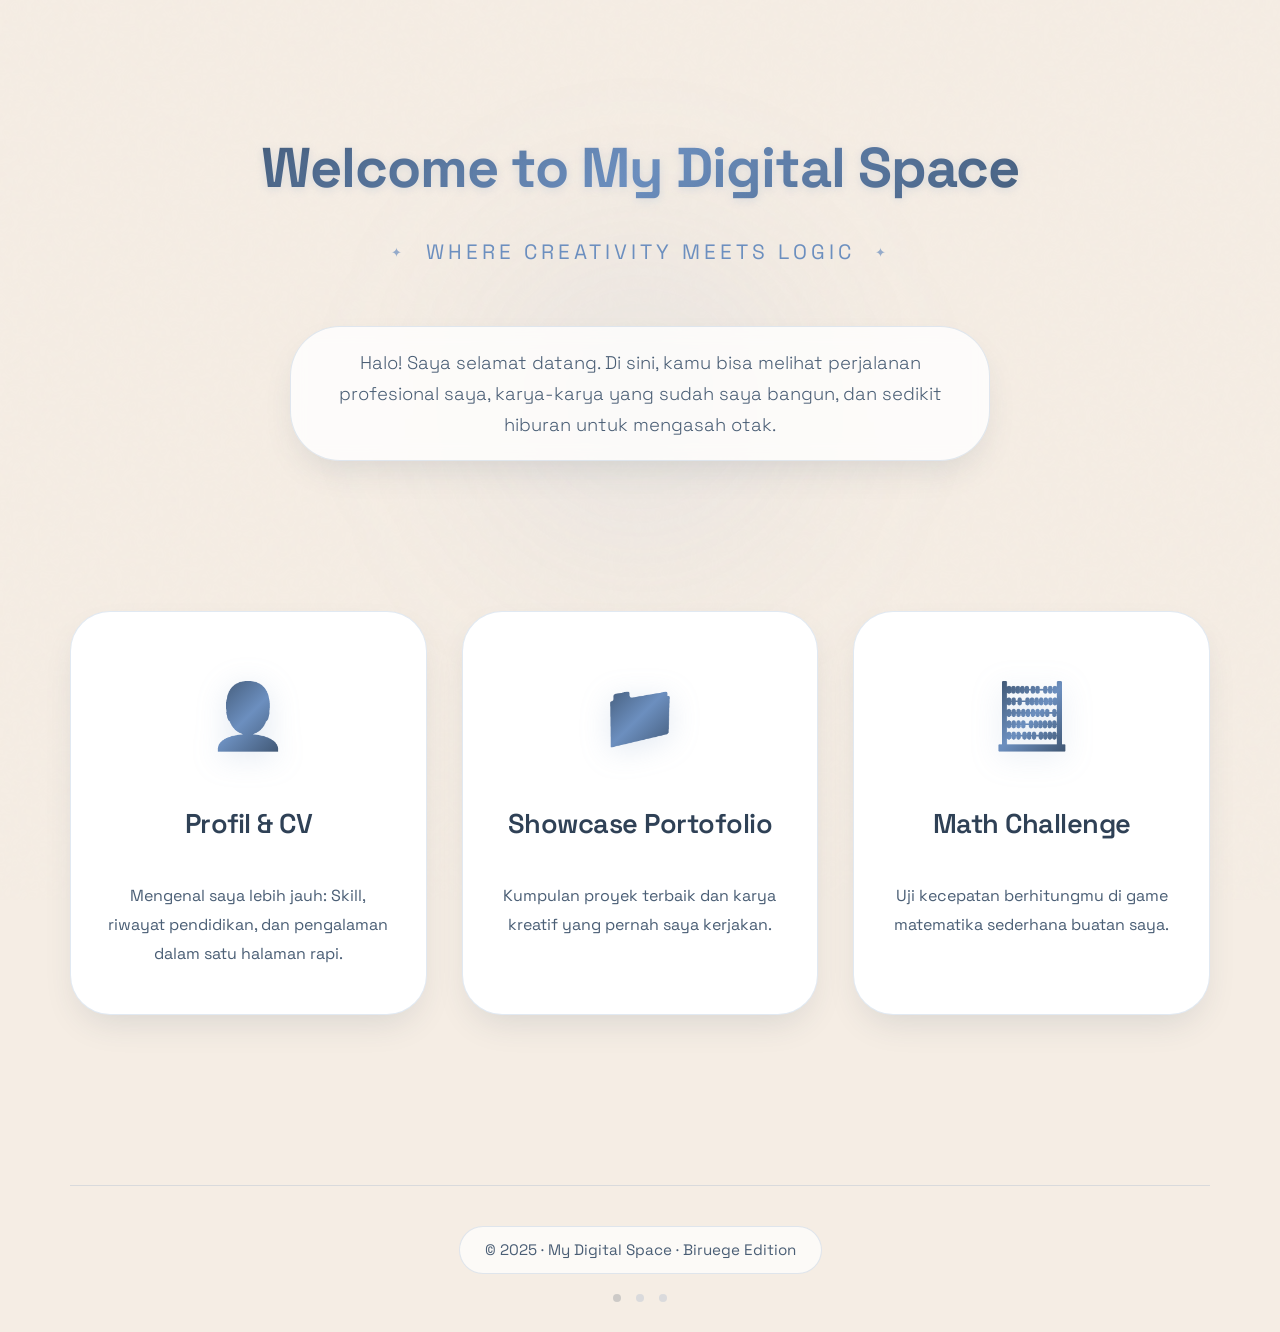
<file: index.html>
<!DOCTYPE html>
<html lang="id">
<head>
    <meta charset="UTF-8">
    <meta name="viewport" content="width=device-width, initial-scale=1.0">
    <title>My Digital Space | Biruege Aesthetic</title>
    <link href="https://fonts.googleapis.com/css2?family=Space+Grotesk:wght300;400;500;600;700&display=swap" rel="stylesheet">
    <style>
        
        :root {
            --bg-beige: #F5EDE4;           
            --pure-white: #FFFFFF;          
            --soft-blue: #6C8FBF;          
            --navy-dark: #2F4156;          
            --text-dark: #2F4156;         
            --text-soft: #4A5E75;             
            --card-bg: #FFFFFF;              
            --shadow-deep: 0 15px 35px -10px rgba(47, 65, 86, 0.15); 
            --border-subtle: 1px solid rgba(108, 143, 191, 0.2);     
            --glow-subtle: 0 0 30px rgba(108, 143, 191, 0.2);         
        }

        * {
            margin: 0;
            padding: 0;
            box-sizing: border-box;
        }

        body {
            font-family: 'Space Grotesk', sans-serif;
            background: var(--bg-beige);      
            color: var(--text-dark);
            line-height: 1.7;
            min-height: 100vh;
            position: relative;
        }

        
        body::before {
            content: "";
            position: fixed;
            top: 0;
            left: 0;
            width: 100%;
            height: 100%;
            background-image: url('data:image/svg+xml,<svg viewBox="0 0 200 200" xmlns="http://www.w3.org/2000/svg"><filter id="noise"><feTurbulence type="fractalNoise" baseFrequency="0.65" numOctaves="1" stitchTiles="stitch"/></filter><rect width="100%" height="100%" filter="url(%23noise)" opacity="0.02"/></svg>');
            pointer-events: none;
            z-index: 1;
        }

        .container {
            max-width: 1200px;
            margin: 0 auto;
            padding: 0 30px;
            position: relative;
            z-index: 2;
        }

        header {
            padding: 120px 0 70px;
            text-align: center;
            position: relative;
        }

        .hero-glow {
            position: absolute;
            top: 30%;
            left: 50%;
            transform: translate(-50%, -50%);
            width: 500px;
            height: 500px;
            background: radial-gradient(circle, rgba(108, 143, 191, 0.1) 0%, transparent 70%);
            border-radius: 50%;
            filter: blur(80px);
            z-index: -1;
            animation: pulseGlow 8s ease-in-out infinite;
        }

        @keyframes pulseGlow {
            0%, 100% { opacity: 0.4; transform: translate(-50%, -50%) scale(1); }
            50% { opacity: 0.7; transform: translate(-50%, -50%) scale(1.1); }
        }

        .hero h1 {
            font-size: 3.5rem;
            font-weight: 700;
            background: linear-gradient(135deg, var(--navy-dark) 0%, var(--soft-blue) 50%, var(--navy-dark) 100%);
            -webkit-background-clip: text;
            -webkit-text-fill-color: transparent;
            background-clip: text;
            margin-bottom: 20px;
            letter-spacing: -1px;
            animation: revealText 1.2s ease;
            text-shadow: 0 2px 10px rgba(108, 143, 191, 0.2);
        }

        .hero h2 {
            font-weight: 400;
            font-size: 1.3rem;
            color: var(--soft-blue);          
            margin-bottom: 25px;
            letter-spacing: 4px;
            text-transform: uppercase;
            position: relative;
            display: inline-block;
            padding: 0 30px;
        }

        .hero h2::before,
        .hero h2::after {
            content: '✦';
            position: absolute;
            top: 50%;
            transform: translateY(-50%);
            color: var(--soft-blue);
            font-size: 0.8rem;
            opacity: 0.7;
        }

        .hero h2::before { left: -5px; }
        .hero h2::after { right: -5px; }

        .hero p {
            max-width: 700px;
            margin: 30px auto 0;
            color: var(--text-soft);
            font-weight: 300;
            font-size: 1.15rem;
            animation: fadeUp 1s ease 0.3s both;
            background: rgba(255, 255, 255, 0.8);  
            backdrop-filter: blur(10px);
            padding: 20px 35px;
            border-radius: 50px;
            border: var(--border-subtle);
            box-shadow: var(--shadow-deep);
        }

        @keyframes revealText {
            0% { opacity: 0; transform: translateY(20px); filter: blur(10px); }
            100% { opacity: 1; transform: translateY(0); filter: blur(0); }
        }

        @keyframes fadeUp {
            from { opacity: 0; transform: translateY(30px); }
            to { opacity: 1; transform: translateY(0); }
        }

        /* --- Card Grid --- */
        .nav-grid {
            display: grid;
            grid-template-columns: repeat(auto-fit, minmax(320px, 1fr));
            gap: 35px;
            margin-top: 80px;
        }

        .card {
            background: var(--card-bg);        
            padding: 50px 35px 45px;
            border-radius: 40px;
            text-decoration: none;
            color: inherit;
            box-shadow: var(--shadow-deep);
            border: var(--border-subtle);
            transition: all 0.5s cubic-bezier(0.2, 0.8, 0.2, 1);
            display: flex;
            flex-direction: column;
            align-items: center;
            text-align: center;
            position: relative;
            overflow: hidden;
            backdrop-filter: blur(5px);
            cursor: pointer;
        }

        .card::after {
            content: '';
            position: absolute;
            inset: 0;
            border-radius: 40px;
            padding: 2px;
            background: linear-gradient(145deg, 
                transparent 0%, 
                var(--soft-blue) 25%, 
                var(--navy-dark) 50%, 
                var(--soft-blue) 75%, 
                transparent 100%);
            mask: linear-gradient(#fff 0 0) content-box, linear-gradient(#fff 0 0);
            -webkit-mask: linear-gradient(#fff 0 0) content-box, linear-gradient(#fff 0 0);
            -webkit-mask-composite: xor;
            mask-composite: exclude;
            opacity: 0;
            transition: opacity 0.6s ease;
        }

        .card:hover::after {
            opacity: 1;
            animation: borderRotate 3s linear infinite;
        }

        @keyframes borderRotate {
            to { transform: rotate(360deg); }
        }

        .card::before {
            content: '';
            position: absolute;
            top: 0;
            left: 0;
            right: 0;
            bottom: 0;
            background: radial-gradient(circle at 50% 0%, rgba(108, 143, 191, 0.08), transparent 70%);
            opacity: 0;
            transition: opacity 0.5s ease;
        }

        .card:hover {
            transform: translateY(-20px) scale(1.02);
            box-shadow: 0 25px 45px -10px rgba(47, 65, 86, 0.25), var(--glow-subtle);
            background: #FFFCF8; 
        }

        .card:hover::before {
            opacity: 1;
        }

        .card-icon {
            font-size: 4rem;
            margin-bottom: 30px;
            background: linear-gradient(135deg, var(--navy-dark), var(--soft-blue), var(--navy-dark));
            -webkit-background-clip: text;
            -webkit-text-fill-color: transparent;
            background-clip: text;
            transition: all 0.4s ease;
            filter: drop-shadow(0 5px 15px rgba(108, 143, 191, 0.2));
            position: relative;
        }

        .card-icon::after {
            content: '';
            position: absolute;
            top: 50%;
            left: 50%;
            transform: translate(-50%, -50%);
            width: 70px;
            height: 70px;
            background: radial-gradient(circle, rgba(108, 143, 191, 0.15) 0%, transparent 70%);
            border-radius: 50%;
            z-index: -1;
            opacity: 0;
            transition: opacity 0.4s ease;
        }

        .card:hover .card-icon {
            transform: scale(1.15) rotate(5deg);
            filter: drop-shadow(0 8px 20px rgba(47, 65, 86, 0.3));
        }

        .card:hover .card-icon::after {
            opacity: 1;
            animation: pulseIcon 2s infinite;
        }

        @keyframes pulseIcon {
            0%, 100% { transform: translate(-50%, -50%) scale(1); opacity: 0.2; }
            50% { transform: translate(-50%, -50%) scale(1.3); opacity: 0.1; }
        }

        .card h3 {
            color: var(--navy-dark);          
            margin-bottom: 20px;
            font-weight: 600;
            font-size: 1.7rem;
            position: relative;
            display: inline-block;
            letter-spacing: -0.5px;
        }

        .card h3::after {
            content: '';
            position: absolute;
            bottom: -10px;
            left: 25%;
            width: 50%;
            height: 2px;
            background: linear-gradient(90deg, 
                transparent, 
                var(--soft-blue), 
                var(--navy-dark), 
                var(--soft-blue), 
                transparent);
            transform: scaleX(0);
            transition: transform 0.5s ease;
            transform-origin: center;
        }

        .card:hover h3::after {
            transform: scaleX(1);
        }

        .card p {
            font-size: 1rem;
            color: var(--text-soft);
            line-height: 1.8;
            margin-top: 15px;
            max-width: 300px;
            transition: color 0.3s ease;
        }

        .card:hover p {
            color: var(--text-dark);
        }

        .nav-grid .card:nth-child(1) { animation: slideUp 0.8s ease 0.1s both; }
        .nav-grid .card:nth-child(2) { animation: slideUp 0.8s ease 0.3s both; }
        .nav-grid .card:nth-child(3) { animation: slideUp 0.8s ease 0.5s both; }

        @keyframes slideUp {
            from {
                opacity: 0;
                transform: translateY(50px);
            }
            to {
                opacity: 1;
                transform: translateY(0);
            }
        }

        /* --- Footer --- */
        footer {
            margin-top: 120px;
            padding: 50px 0 30px;
            position: relative;
        }

        .footer-content {
            border-top: 1px solid rgba(108, 143, 191, 0.2);
            padding-top: 40px;
            text-align: center;
            display: flex;
            flex-direction: column;
            align-items: center;
            gap: 20px;
        }

        .footer-text {
            font-size: 0.95rem;
            color: var(--text-soft);
            background: rgba(255, 255, 255, 0.7);
            backdrop-filter: blur(5px);
            padding: 10px 25px;
            border-radius: 40px;
            border: var(--border-subtle);
            display: inline-block;
        }

        .footer-decoration {
            display: flex;
            gap: 15px;
            justify-content: center;
        }

        .footer-decoration span {
            width: 8px;
            height: 8px;
            background: var(--navy-dark);
            border-radius: 50%;
            opacity: 0.2;
            transition: all 0.3s ease;
            animation: floatDot 3s infinite ease-in-out;
        }

        .footer-decoration span:nth-child(2) {
            animation-delay: 0.5s;
            background: var(--soft-blue);
        }
        
        .footer-decoration span:nth-child(3) {
            animation-delay: 1s;
            background: var(--soft-blue);
        }

        @keyframes floatDot {
            0%, 100% { transform: translateY(0); opacity: 0.2; }
            50% { transform: translateY(-5px); opacity: 0.5; }
        }

        .footer-decoration span:hover {
            opacity: 1;
            transform: scale(1.5);
        }

        /* --- Responsive --- */
        @media (max-width: 768px) {
            .hero h1 { font-size: 2.5rem; }
            header { padding: 80px 0 50px; }
            .hero p { font-size: 1rem; padding: 15px 25px; }
            .card { padding: 40px 25px; }
        }

        @media (max-width: 480px) {
            .hero h1 { font-size: 2rem; }
            .hero h2 { font-size: 1rem; letter-spacing: 2px; }
            .hero h2::before,
            .hero h2::after { display: none; }
            .container { padding: 0 20px; }
        }

        html {
            scroll-behavior: smooth;
        }

        ::selection {
            background: var(--soft-blue);
            color: var(--bg-beige);
        }
    </style>
</head>
<body>

    <div class="container">
        <div class="hero-glow"></div>

        <header class="hero">
            <h1>Welcome to My Digital Space</h1>
            <h2>Where Creativity Meets Logic</h2>
            <p>Halo! Saya selamat datang. Di sini, kamu bisa melihat perjalanan profesional saya, karya-karya yang sudah saya bangun, dan sedikit hiburan untuk mengasah otak.</p>
        </header>

        <section class="nav-grid">
            <a href="cv_2.html" class="card">
                <div class="card-icon">👤</div>
                <h3>Profil & CV</h3>
                <p>Mengenal saya lebih jauh: Skill, riwayat pendidikan, dan pengalaman dalam satu halaman rapi.</p>
            </a>

            <a href="cv.html" class="card">
                <div class="card-icon">📁</div>
                <h3>Showcase Portofolio</h3>
                <p>Kumpulan proyek terbaik dan karya kreatif yang pernah saya kerjakan.</p>
            </a>

            <a href="Quickmath.html" class="card">
                <div class="card-icon">🧮</div>
                <h3>Math Challenge</h3>
                <p>Uji kecepatan berhitungmu di game matematika sederhana buatan saya.</p>
            </a>
        </section>

        <footer>
            <div class="footer-content">
                <div class="footer-text">
                    © 2025 · My Digital Space · Biruege Edition
                </div>
                <div class="footer-decoration">
                    <span></span>
                    <span></span>
                    <span></span>
                </div>
            </div>
        </footer>
    </div>

</body>
</html>
</file>
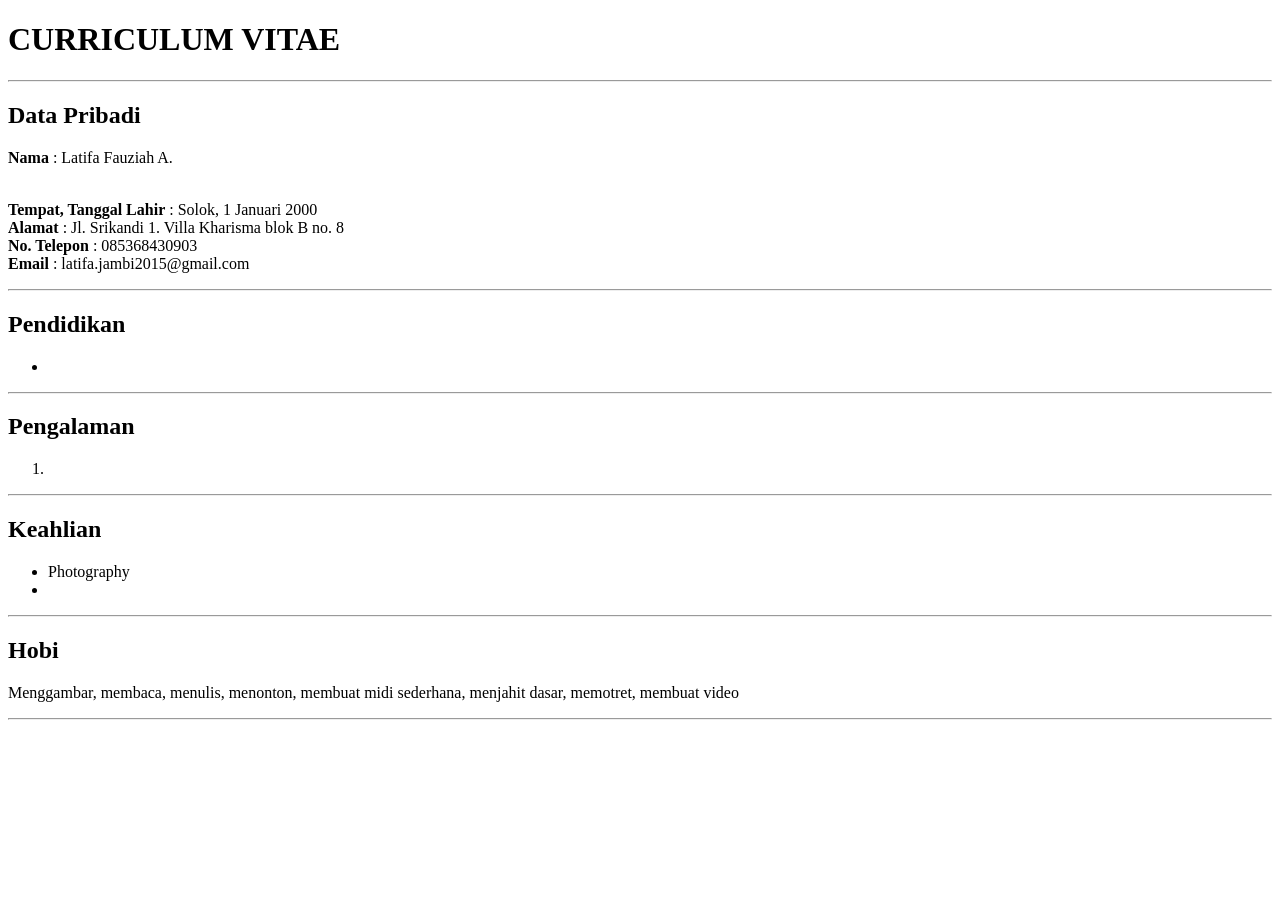
<file: cv test.html>
<!doctype html>
<html lang="id">
    <head>
        <meta charset="UTF-8" />
        <title>Curriculum Vitae</title>
        </head>
        <body>
        <h1>CURRICULUM VITAE</h1>
        <hr />
        <h2>Data Pribadi</h2>
        <p>
            <strong>Nama</strong> : Latifa Fauziah A.</p><br />
            <strong>Tempat, Tanggal Lahir</strong> : Solok, 1 Januari 2000<br />
            <strong>Alamat</strong> : Jl. Srikandi 1. Villa Kharisma blok B no. 8<br />
            <strong> No. Telepon</strong> : 085368430903<br />
            <strong>Email</strong> : latifa.jambi2015@gmail.com
        </p>
        <hr />
        <h2>Pendidikan</h2>
        <ul>
                <li></li>
        </ul>
        <hr />
        <h2>Pengalaman</h2>
        <ol>
                <li></li>
        </ol>
        <hr />
        <h2>Keahlian</h2>
        <ul>
            <li>Photography</li>
            <li></li>
        </ul>
        <hr />
        <h2>Hobi</h2>
        <p>Menggambar, membaca, menulis, menonton, membuat midi sederhana, menjahit dasar, memotret, membuat video </p>
        <hr />
        </body>
        </html>
</file>
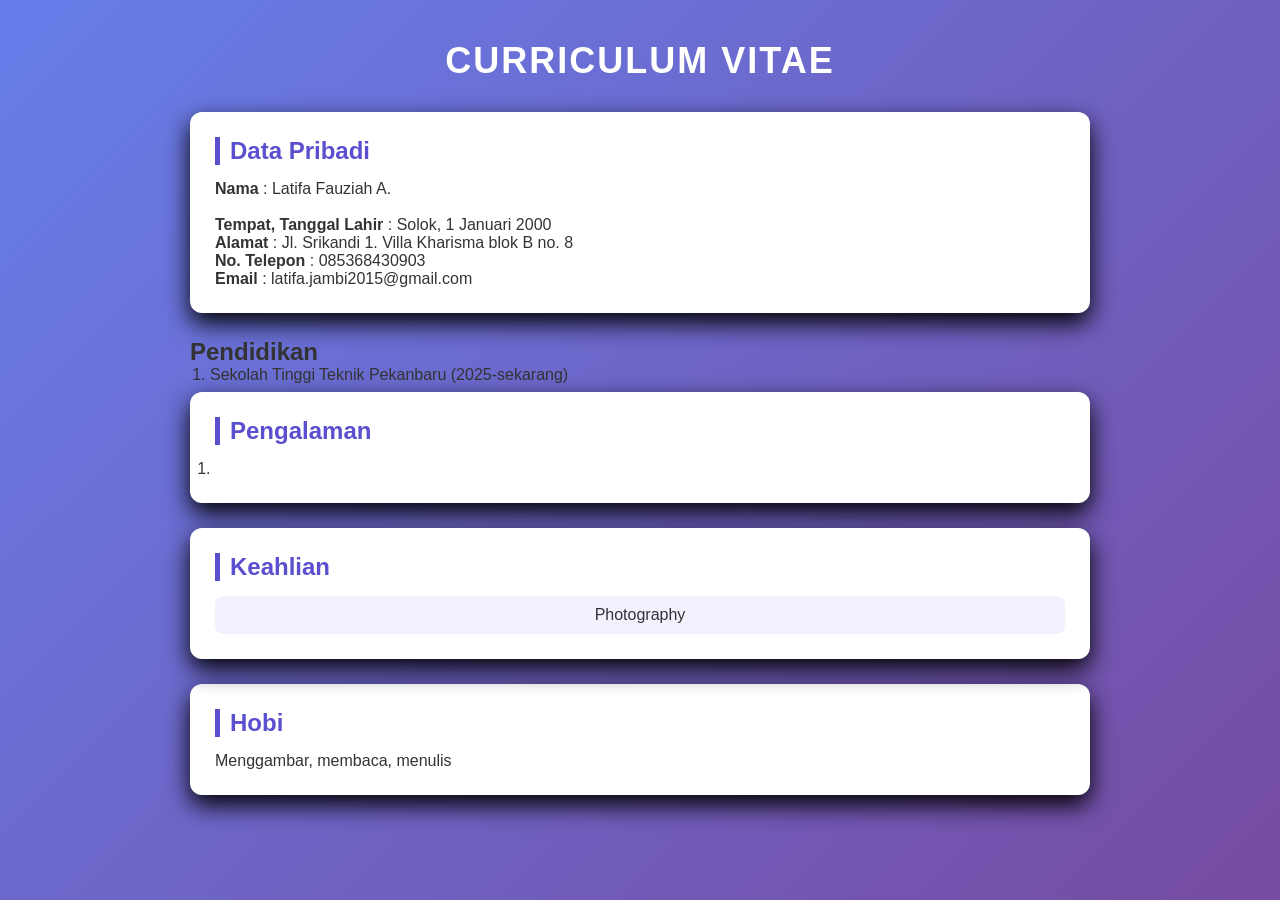
<file: cv.html>
<!doctype html>
<html lang="id">
    <head>
        <meta charset="UTF-8" />
        <title>Curriculum Vitae</title>
        <link rel="stylesheet" type="text/css" href="cv_saya.css"/>
        </head>
        <body>
            <div class="container">
        <h1 class="title">CURRICULUM VITAE</h1>
        <section class="card fade-in">      
        <h2>Data Pribadi</h2>
        <p>
            <strong>Nama</strong> : Latifa Fauziah A.</p><br />
            <strong>Tempat, Tanggal Lahir</strong> : Solok, 1 Januari 2000<br />
            <strong>Alamat</strong> : Jl. Srikandi 1. Villa Kharisma blok B no. 8<br />
            <strong> No. Telepon</strong> : 085368430903<br />
            <strong>Email</strong> : latifa.jambi2015@gmail.com
        </p>
        </section>

        <section class="class slide-in">
        <h2>Pendidikan</h2>
        <ol class="list">
                <li>Sekolah Tinggi Teknik Pekanbaru (2025-sekarang)</li>
        </ol>
        </section>

        <section class="card fade-in">
        <h2>Pengalaman</h2>
        <ol>
                <li></li>
        </ol>
        </section>

        <section class="card fade-in">
        <h2>Keahlian</h2>
        <ul class="skills">
            <li>Photography</li>
        </ul>
        </section>

        <section class="card zoom-in">
        <h2>Hobi</h2>
        <p>Menggambar, membaca, menulis</p>
        </section>
        </div>
        </body>
        </html>
</file>
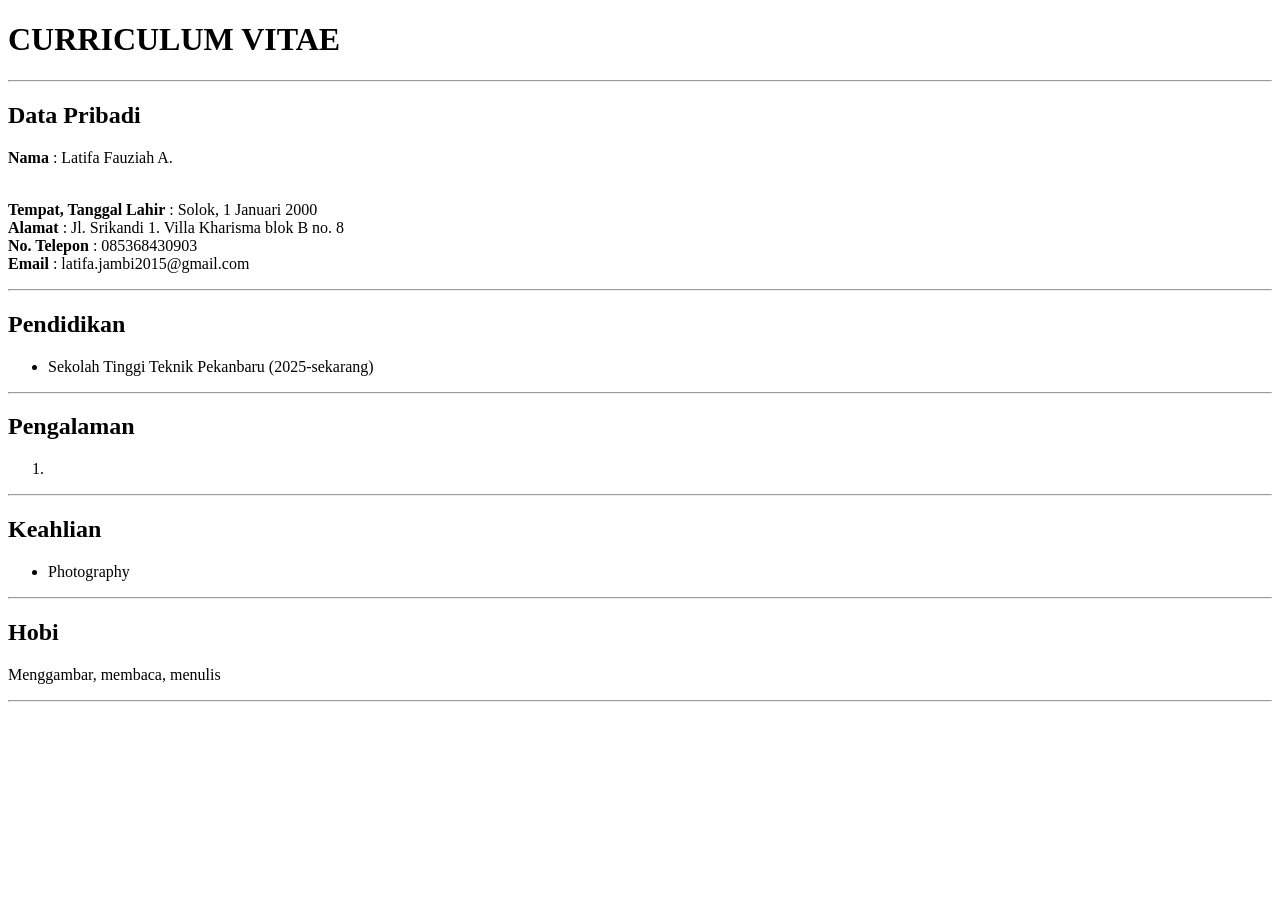
<file: cv_2.html>
<!doctype html>
<html lang="id">
    <head>
        <meta charset="UTF-8" />
        <title>Curriculum Vitae</title>
        </head>
        <body>
        <h1>CURRICULUM VITAE</h1>
        <hr />      
        <h2>Data Pribadi</h2>
        <p>
            <strong>Nama</strong> : Latifa Fauziah A.</p><br />
            <strong>Tempat, Tanggal Lahir</strong> : Solok, 1 Januari 2000<br />
            <strong>Alamat</strong> : Jl. Srikandi 1. Villa Kharisma blok B no. 8<br />
            <strong> No. Telepon</strong> : 085368430903<br />
            <strong>Email</strong> : latifa.jambi2015@gmail.com
        </p>
        <hr />
        <h2>Pendidikan</h2>
        <ul>
                <li>Sekolah Tinggi Teknik Pekanbaru (2025-sekarang)</li>
        </ul>
        <hr />
        <h2>Pengalaman</h2>
        <ol>
                <li></li>
        </ol>
        <hr />
        <h2>Keahlian</h2>
        <ul>
            <li>Photography</li>
        </ul>
        <hr />
        <h2>Hobi</h2>
        <p>Menggambar, membaca, menulis</p>
        <hr />
        </body>
        </html>
</file>
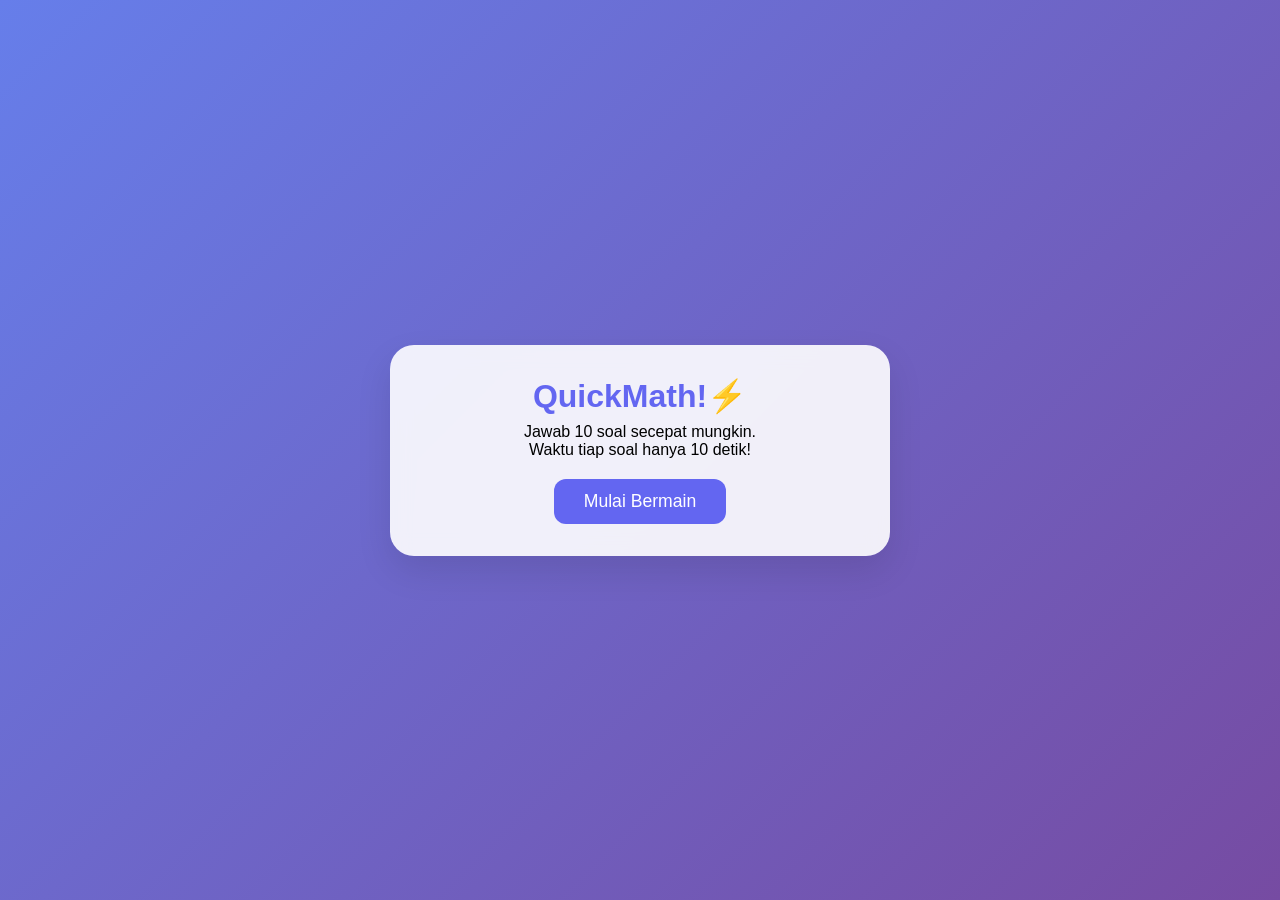
<file: Quickmath.html>
<!DOCTYPE html>
<html lang="id">
<head>
    <meta charset="UTF-8">
    <meta name="viewport" content="width=device-width, initial-scale=1.0">
    <title>QuickMath!⚡</title>
    <style>
        :root {
            --primary: #6366f1;
            --secondary: #8b5cf6;
            --correct: #10b981;
            --wrong: #ef4444;
            --text: #1f2937;
        }

        * {
            margin: 0;
            padding: 0;
            box-sizing: border-box;
            font-family: 'Segoe UI', Tahoma, Geneva, Verdana, sans-serif;
        }

        body {
            min-height: 100vh;
            display: flex;
            justify-content: center;
            align-items: center;
            background: linear-gradient(135deg, #667eea 0%, #764ba2 100%);
        }

        /* Card Style */
        .card {
            background: rgba(255, 255, 255, 0.9);
            backdrop-filter: blur(10px);
            padding: 2rem;
            border-radius: 24px;
            box-shadow: 0 15px 35px rgba(0, 0, 0, 0.1);
            width: 90%;
            max-width: 500px;
            text-align: center;
            transition: all 0.3s ease;
            animation: fadeIn 0.5s ease-out;
        }

        @keyframes fadeIn {
            from {
                opacity: 0;
                transform: translateY(20px);
            }
            to {
                opacity: 1;
                transform: translateY(0);
            }
        }

        .hidden {
            display: none !important;
        }

        h1 {
            color: var(--primary);
            margin-bottom: 0.5rem;
        }

        .timer-bar {
            width: 100%;
            height: 8px;
            background: #eee;
            border-radius: 4px;
            margin: 20px 0;
            overflow: hidden;
        }

        #progress {
            width: 100%;
            height: 100%;
            background: var(--primary);
            transition: width 1s linear;
        }

        .question {
            font-size: 3rem;
            font-weight: bold;
            margin: 20px 0;
            color: var(--text);
        }

        input[type="number"] {
            width: 120px;
            padding: 12px;
            font-size: 1.5rem;
            border: 2px solid #ddd;
            border-radius: 12px;
            text-align: center;
            outline: none;
            transition: border-color 0.3s;
        }

        input[type="number"]:focus {
            border-color: var(--primary);
        }

        button {
            background: var(--primary);
            color: white;
            border: none;
            padding: 12px 30px;
            font-size: 1.1rem;
            border-radius: 12px;
            cursor: pointer;
            transition: transform 0.2s, background 0.3s;
            margin-top: 20px;
        }

        button:hover {
            background: var(--secondary);
            transform: scale(1.05);
        }

        /* Table Style */
        .result-container {
            margin-top: 20px;
            overflow-x: auto;
        }

        table {
            width: 100%;
            border-collapse: collapse;
            margin-top: 20px;
            font-size: 0.9rem;
        }

        th, td {
            padding: 12px;
            border-bottom: 1px solid #ddd;
            text-align: center;
        }

        th {
            background: var(--secondary);
            color: white;
        }

        .row-correct {
            color: var(--correct);
            font-weight: bold;
        }

        .row-wrong {
            color: var(--wrong);
            font-weight: bold;
        }

        /* Animations for Game */
        .shake {
            animation: shake 0.4s;
        }

        @keyframes shake {
            0%, 100% {
                transform: translateX(0);
            }
            25% {
                transform: translateX(-10px);
            }
            75% {
                transform: translateX(10px);
            }
        }

        .score-badge {
            font-size: 1.5rem;
            font-weight: bold;
            color: var(--primary);
            margin: 10px 0;
        }
    </style>
</head>
<body>
    <div class="card" id="game-card">
        <div id="start-screen">
            <h1>QuickMath!⚡</h1>
            <p>
                Jawab 10 soal secepat mungkin.<br />Waktu tiap soal hanya 10 detik!
            </p>
            <button onclick="startGame()">Mulai Bermain</button>
        </div>

        <div id="play-screen" class="hidden">
            <div id="quest-number">Soal 1 / 10</div>
            <div class="timer-bar"><div id="progress"></div></div>
            <div class="question" id="display-question">0 + 0</div>
            <input
                type="number"
                id="answer-input"
                placeholder="?"
                autocomplete="off"
            >
            <br />
            <small>Tekan Enter untuk jawab</small>
        </div>

        <div id="result-screen" class="hidden">
            <h1>Selesai!🎉</h1>
            <div class="score-badge" id="final-score">Skor: 0</div>
            <div class="result-container">
                <table>
                    <thead>
                        <tr>
                            <th>Soal</th>
                            <th>Input</th>
                            <th>Benar</th>
                        </tr>
                    </thead>
                    <tbody id="result-body"></tbody>
                </table>
            </div>
            <button onclick="startGame()">Main Lagi</button>
        </div>
    </div>

    <script>
        let currentQuestion = 0;
        let score = 0;
        let timeLeft = 10;
        let timerInterval;
        let gameData = [];
        let currentAnswer = 0;

        const startScreen = document.getElementById("start-screen");
        const playScreen = document.getElementById("play-screen");
        const resultScreen = document.getElementById("result-screen");
        const inputField = document.getElementById("answer-input");
        const progress = document.getElementById("progress");

        function startGame() {
            currentQuestion = 0;
            score = 0;
            gameData = [];
            startScreen.classList.add("hidden");
            resultScreen.classList.add("hidden");
            playScreen.classList.remove("hidden");
            nextQuestion();
        }

        function generateQuestion() {
            const ops = ["+", "-", "*", "/"];
            let a = Math.floor(Math.random() * 10);
            let b = Math.floor(Math.random() * 10);
            let op = ops[Math.floor(Math.random() * 4)];

            // Validasi pembagian agar tidak desimal dan tidak bagi nol
            if (op === "/") {
                if (b === 0) b = 1;
                a = a * b; // Menjamin hasil (a/b) adalah b awal (integer)
            }
            let qText = a + " " + op + " " + b;
            let ans = 0;
            if (op == "+") ans = a + b;
            if (op == "-") ans = a - b;
            if (op == "*") ans = a * b;
            if (op == "/") ans = a / b;

            return { qText, ans };
        }

        function nextQuestion() {
            if (currentQuestion >= 10) {
                endGame();
                return;
            }

            currentQuestion++;
            document.getElementById("quest-number").innerText = 'Soal ' + currentQuestion + ' / 10';
            const q = generateQuestion();
            document.getElementById("display-question").innerText = q.qText;
            currentAnswer = q.ans;

            inputField.value = "";
            inputField.focus();

            startTimer();
        }

        function startTimer() {
            clearInterval(timerInterval);
            timeLeft = 10;
            progress.style.width = "100%";
            progress.style.transition = "none";

            // Force reflow
            progress.offsetHeight;

            progress.style.transition = "width 10s linear";
            progress.style.width = "0%";

            timerInterval = setInterval(() => {
                timeLeft--;
                if (timeLeft < 0) {
                    processAnswer(null); // Waktu habis
                }
            }, 1000);
        }

        function processAnswer(userValue) {
            clearInterval(timerInterval);
            const isCorrect = userValue !== null && parseFloat(userValue) === currentAnswer;

            gameData.push({
                question: document.getElementById("display-question").innerText,
                userAnswer: userValue !== null ? userValue : "-",
                correctAnswer: currentAnswer,
                isCorrect: isCorrect
            });

            if (isCorrect) {
                score++;
            }

            if (currentQuestion < 10) {
                nextQuestion();
            } else {
                endGame();
            }
        }

        function endGame() {
            playScreen.classList.add("hidden");
            resultScreen.classList.remove("hidden");

            document.getElementById("final-score").innerText = "Skor: " + score + " / 10";

            const resultBody = document.getElementById("result-body");
            resultBody.innerHTML = "";

            gameData.forEach((data, index) => {
                const row = document.createElement("tr");
                const rowClass = data.isCorrect ? "row-correct" : "row-wrong";
                row.innerHTML = `
                    <td>${index + 1}. ${data.question}</td>
                    <td>${data.userAnswer}</td>
                    <td class="${rowClass}">${data.correctAnswer}</td>
                `;
                resultBody.appendChild(row);
            });
        }

        // Event listener untuk tombol Enter
        inputField.addEventListener("keypress", function(e) {
            if (e.key === "Enter") {
                processAnswer(inputField.value);
            }
        });
    </script>
</body>
</html>
</file>
<file: cv_saya.css>
/* Reset dasar */
* {
    margin: 0;
    padding: 0;
    box-sizing: border-box;
}

/* Body */
body {
    font-family: "Segoe UI", Tahoma, sans-serif;
    background: linear-gradient(135deg, #667eea, #764ba2);
    min-height: 100vh;
    padding: 40px;
    color: #333;
}

.container {
    max-width: 900px;
    margin: auto;
}

.title {
    text-align: center;
    color: #fff;
    margin-bottom: 30px;
    font-size: 36px;
    letter-spacing: 2px;
    animation: drop 1s ease-out;
}

.card {
    background: #fff;
    padding: 25px;
    margin-bottom: 25px;
    border-radius: 12px;
    box-shadow: 0 10px 25px rgba(0,0,0.15);
    transition: 
        transform 0.4s ease,
        box-shadow 0.4s ease;
}

.card:hover {
    transform: translateY(-8px)scale(1.02);
    box-shadow: 0 20px 35px rgba(0,0,0.25);
}

.card h2 {
    margin-bottom: 15px;
    color: #5a4fcf;
    border-left: 5px solid #5a4fcf;
    padding-left: 10px;
}

.list li {
    margin-left: 20px;
    margin-bottom: 8px;
}

.skills {
    display: grid;
    grid-template-columns: repeat(auto-fit,minmax(200px, 1fr));
    gap: 10px;
    list-style: none;
}

.skills li {
    background: #f2f2ff;
    padding: 10px;
    border-radius: 8px;
    text-align: center;
    transition:
        background 0.3s ease,
        transform 0.3s ease;
}

.skills li:hover {
    background: #5a4fcf;
    color: #fff;
    transform: scale(1.05);
}

/* Animations */
.fade-in {
    animation: fadeIn 1.2s ease forwards;
}

.slide-in {
    animation: slideIn 1.2s ease forwards;
}

.zooom-in {
    animation: zoomIn 1.2s ease forwards;
}

/* Keyframes */
@keyframes fadeIn {
    from {
        opacity: 0;
        transform: translateX(20px);
    }
    to {
        opacity: 1;
        transform: translateY(0);
    }
}

@keyframes slideIn {
    from {
        opacity: 0;
        transform: translateX(-40px);
    }
    to {
        opacity: 1;
        transform: translateX(0);
    }
}

@keyframes zoomIn {
    from {
        opacity: 0;
        transform: scale(0.9);
    }
    to {
        opacity: 1;
        transform: scale(1);
    }
}

@keyframes drop {
    from {
        opacity: 0;
        transform: translateY(-40px);
    }
    to {
        opacity: 1;
        transform: translateY(0);
    }
}
</file>
